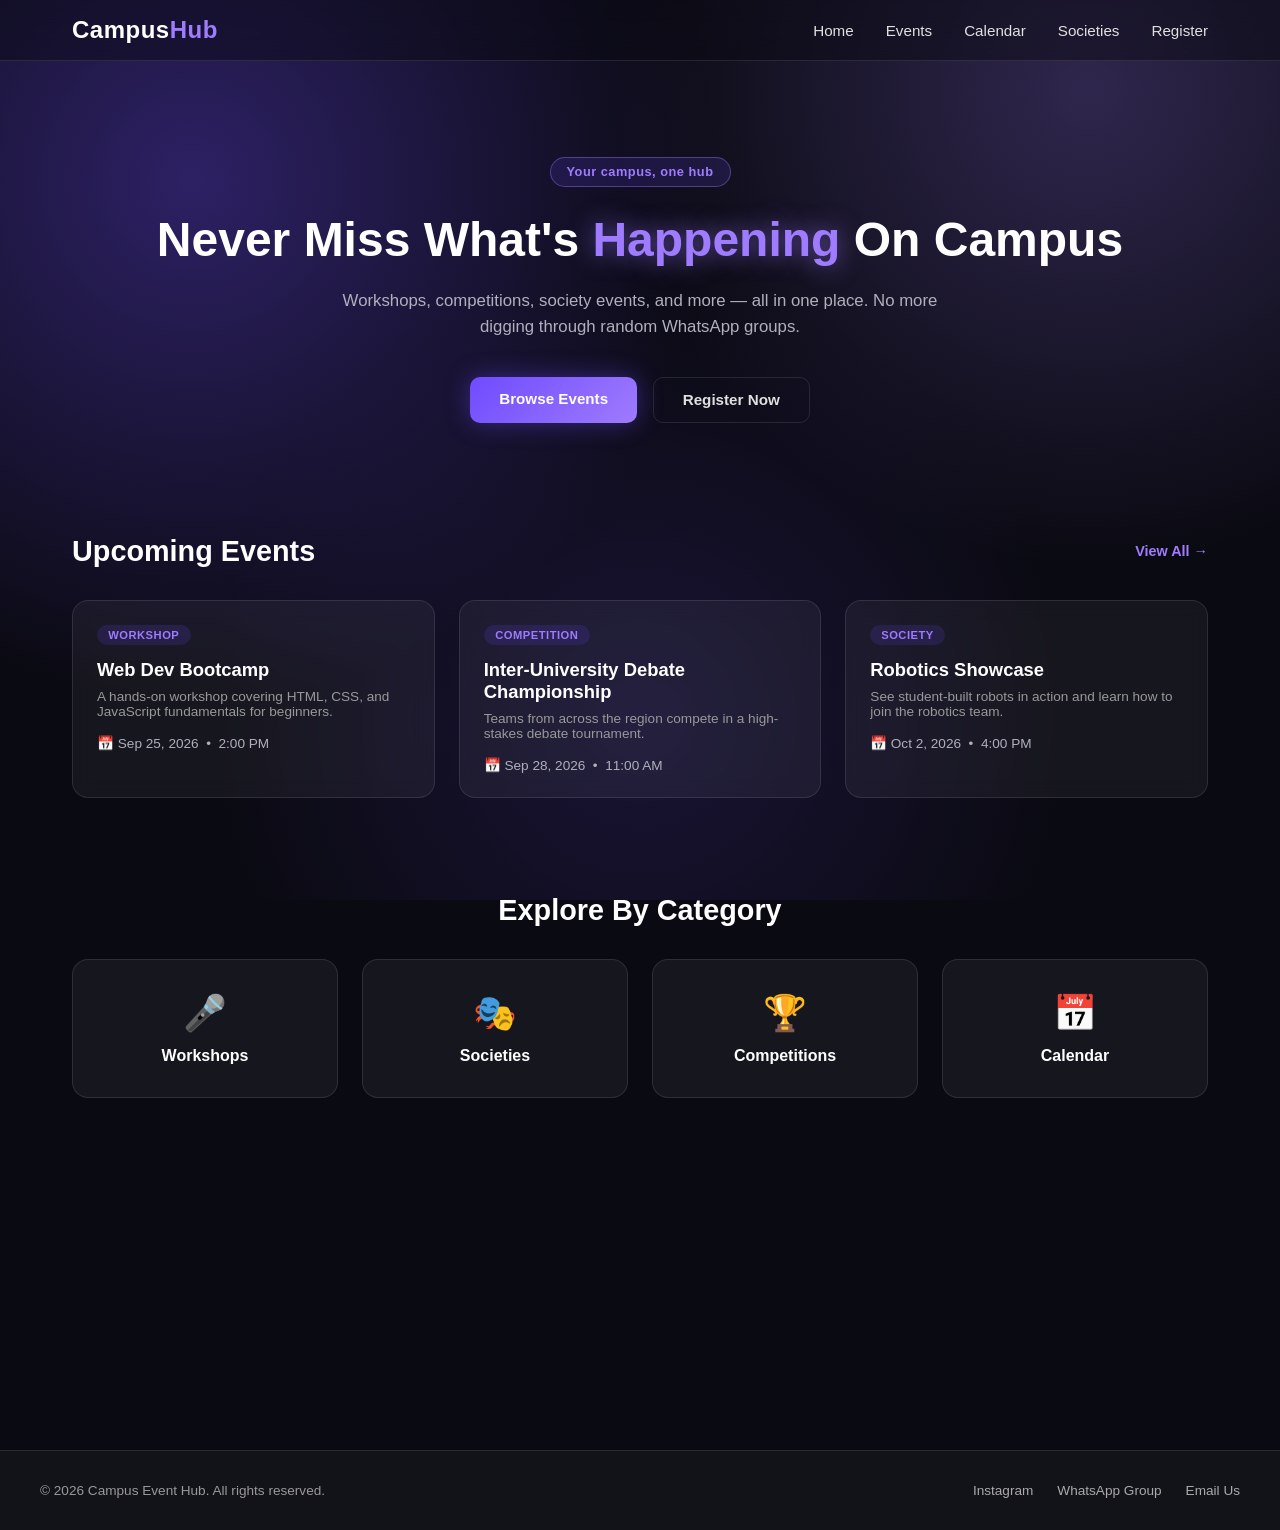
<file: index.html>
<!doctype html>
<html lang="en">
  <head>
    <meta charset="UTF-8" />
    <meta name="viewport" content="width=device-width, initial-scale=1.0" />
    <title>Campus Event Hub</title>
    <link rel="stylesheet" href="css/style.css" />
  </head>
  <body>
    <header class="navbar">
      <div class="nav-container">
        <a href="index.html" class="logo">Campus<span>Hub</span></a>

        <nav class="nav-links" id="navLinks">
          <a href="index.html">Home</a>
          <a href="events.html">Events</a>
          <a href="calendar.html">Calendar</a>
          <a href="societies.html">Societies</a>
          <a href="registration.html">Register</a>
        </nav>

        <button class="hamburger" id="hamburgerBtn" aria-label="Toggle menu">
          <span></span>
          <span></span>
          <span></span>
        </button>
      </div>
    </header>

    <main>
      <!-- Hero Section -->
      <section class="hero">
        <div class="hero-content">
          <span class="hero-tag">Your campus, one hub</span>
          <h1>Never Miss What's <span>Happening</span> On Campus</h1>
          <p>
            Workshops, competitions, society events, and more — all in one
            place. No more digging through random WhatsApp groups.
          </p>
          <div class="hero-buttons">
            <a href="events.html" class="btn-primary">Browse Events</a>
            <a href="registration.html" class="btn-secondary">Register Now</a>
          </div>
        </div>
      </section>

      <!-- Featured Events Preview -->
      <section class="featured-events">
        <div class="section-header">
          <h2>Upcoming Events</h2>
          <a href="events.html" class="view-all">View All &rarr;</a>
        </div>

        <div class="events-preview-grid" id="featuredEventsGrid">
          <!-- Cards will be injected here by JavaScript -->
        </div>
      </section>

      <!-- Categories Quick Links -->
      <section class="categories">
        <h2>Explore By Category</h2>
        <div class="category-cards">
          <a href="events.html?category=Workshop" class="category-card">
            <span class="category-icon">🎤</span>
            <h3>Workshops</h3>
          </a>
          <a href="societies.html" class="category-card">
            <span class="category-icon">🎭</span>
            <h3>Societies</h3>
          </a>
          <a href="events.html?category=Competition" class="category-card">
            <span class="category-icon">🏆</span>
            <h3>Competitions</h3>
          </a>
          <a href="calendar.html" class="category-card">
            <span class="category-icon">📅</span>
            <h3>Calendar</h3>
          </a>
        </div>
      </section>
    </main>

    <footer class="footer">
      <div class="footer-container">
        <p>&copy; 2026 Campus Event Hub. All rights reserved.</p>
        <div class="footer-links">
          <a href="#">Instagram</a>
          <a href="#">WhatsApp Group</a>
          <a href="mailto:campushub@example.com">Email Us</a>
        </div>
      </div>
    </footer>

    <script src="js/main.js"></script>
  </body>
</html>
</file>
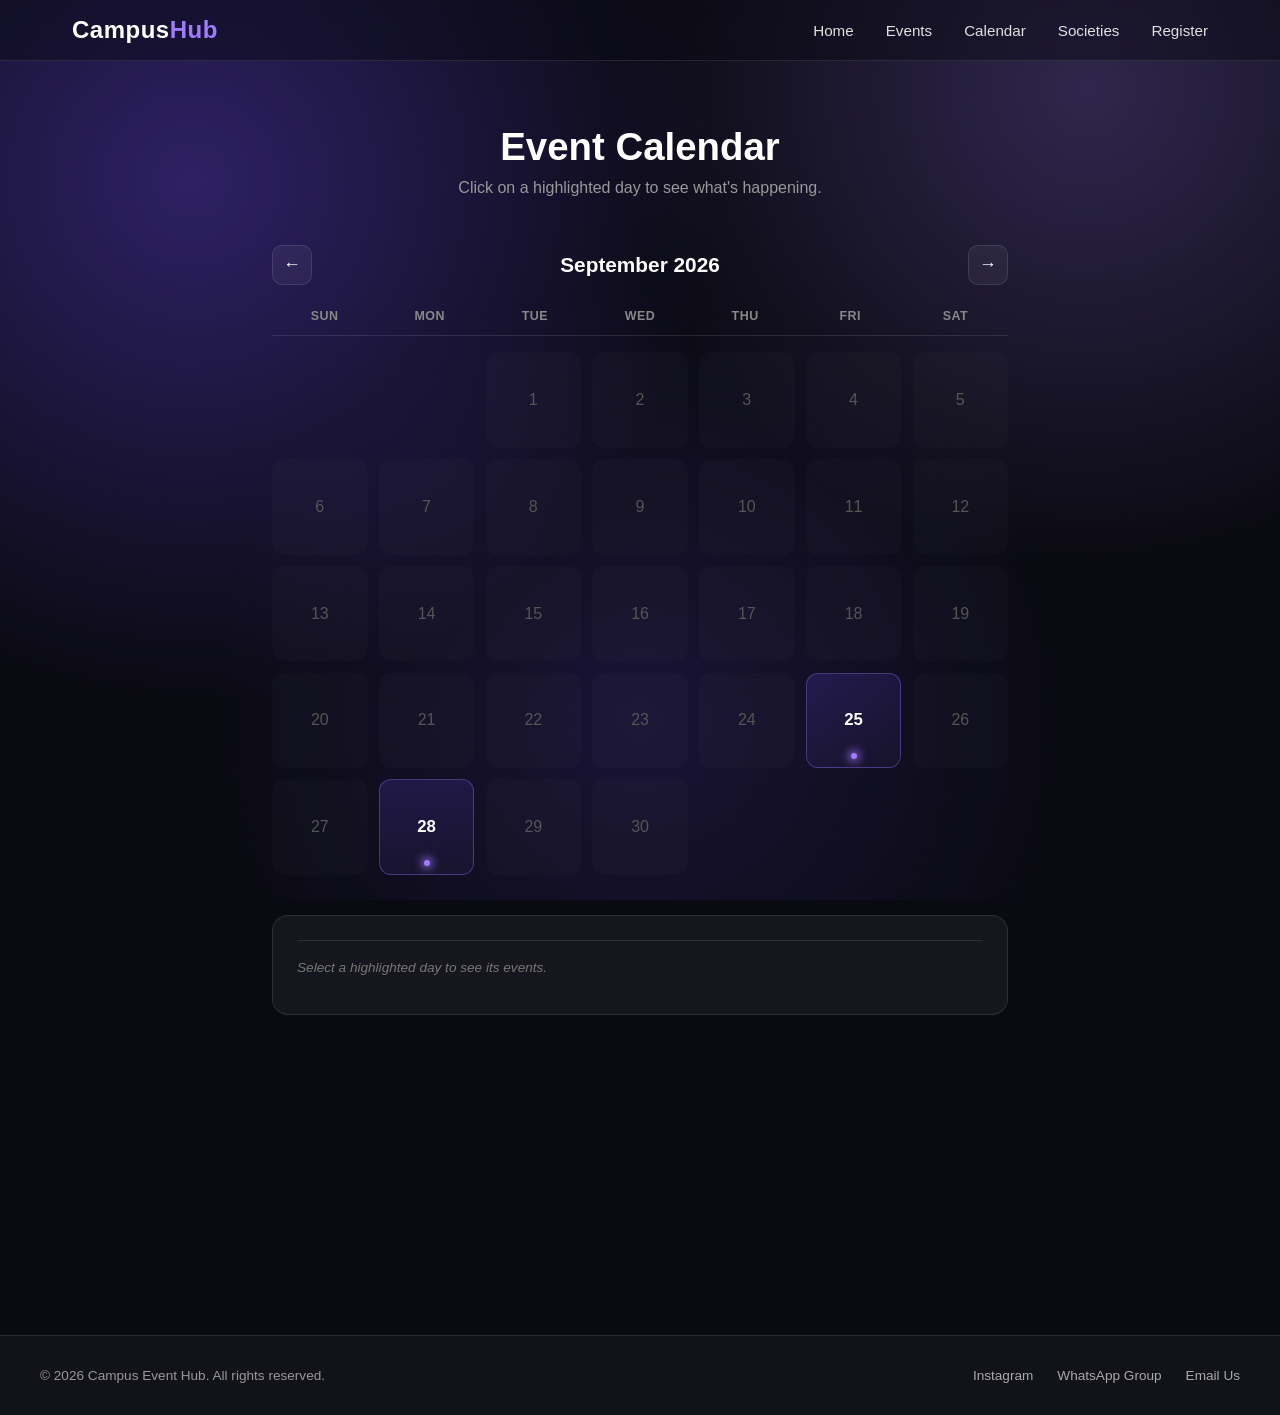
<file: calendar.html>
<!doctype html>
<html lang="en">
  <head>
    <meta charset="UTF-8" />
    <meta name="viewport" content="width=device-width, initial-scale=1.0" />
    <title>Calendar - Campus Event Hub</title>
    <link rel="stylesheet" href="css/style.css" />
  </head>
  <body>
    <header class="navbar">
      <div class="nav-container">
        <a href="index.html" class="logo">Campus<span>Hub</span></a>

        <nav class="nav-links" id="navLinks">
          <a href="index.html">Home</a>
          <a href="events.html">Events</a>
          <a href="calendar.html">Calendar</a>
          <a href="societies.html">Societies</a>
          <a href="registration.html">Register</a>
        </nav>

        <button class="hamburger" id="hamburgerBtn" aria-label="Toggle menu">
          <span></span>
          <span></span>
          <span></span>
        </button>
      </div>
    </header>

    <main>
      <section class="page-header">
        <h1>Event Calendar</h1>
        <p>Click on a highlighted day to see what's happening.</p>
      </section>

      <section class="calendar-section">
        <div class="calendar-controls">
          <button id="prevMonthBtn" class="calendar-nav-btn">&larr;</button>
          <h2 id="calendarMonthLabel"></h2>
          <button id="nextMonthBtn" class="calendar-nav-btn">&rarr;</button>
        </div>

        <div class="calendar-weekdays">
          <span>Sun</span><span>Mon</span><span>Tue</span><span>Wed</span
          ><span>Thu</span><span>Fri</span><span>Sat</span>
        </div>

        <div class="calendar-grid" id="calendarGrid">
          <!-- Day cells injected by JS -->
        </div>

        <div class="calendar-day-events" id="calendarDayEvents">
          <p class="no-events-text">
            Select a highlighted day to see its events.
          </p>
        </div>
      </section>
    </main>

    <!-- Event Details Modal -->
    <div class="modal-overlay" id="modalOverlay">
      <div class="modal">
        <button class="modal-close" id="modalClose">&times;</button>
        <span class="event-card-category" id="modalCategory"></span>
        <h2 id="modalTitle"></h2>
        <p class="modal-description" id="modalDescription"></p>
        <div class="modal-details">
          <div><strong>📅 Date:</strong> <span id="modalDate"></span></div>
          <div><strong>🕐 Time:</strong> <span id="modalTime"></span></div>
          <div><strong>📍 Venue:</strong> <span id="modalVenue"></span></div>
          <div>
            <strong>🏛️ Organized by:</strong> <span id="modalSociety"></span>
          </div>
        </div>
        <div class="modal-countdown" id="modalCountdown"></div>
        <a href="registration.html" class="btn-primary modal-register-btn"
          >Register for This Event</a
        >
      </div>
    </div>

    <footer class="footer">
      <div class="footer-container">
        <p>&copy; 2026 Campus Event Hub. All rights reserved.</p>
        <div class="footer-links">
          <a href="#">Instagram</a>
          <a href="#">WhatsApp Group</a>
          <a href="mailto:campushub@example.com">Email Us</a>
        </div>
      </div>
    </footer>

    <script src="js/main.js"></script>
  </body>
</html>
</file>
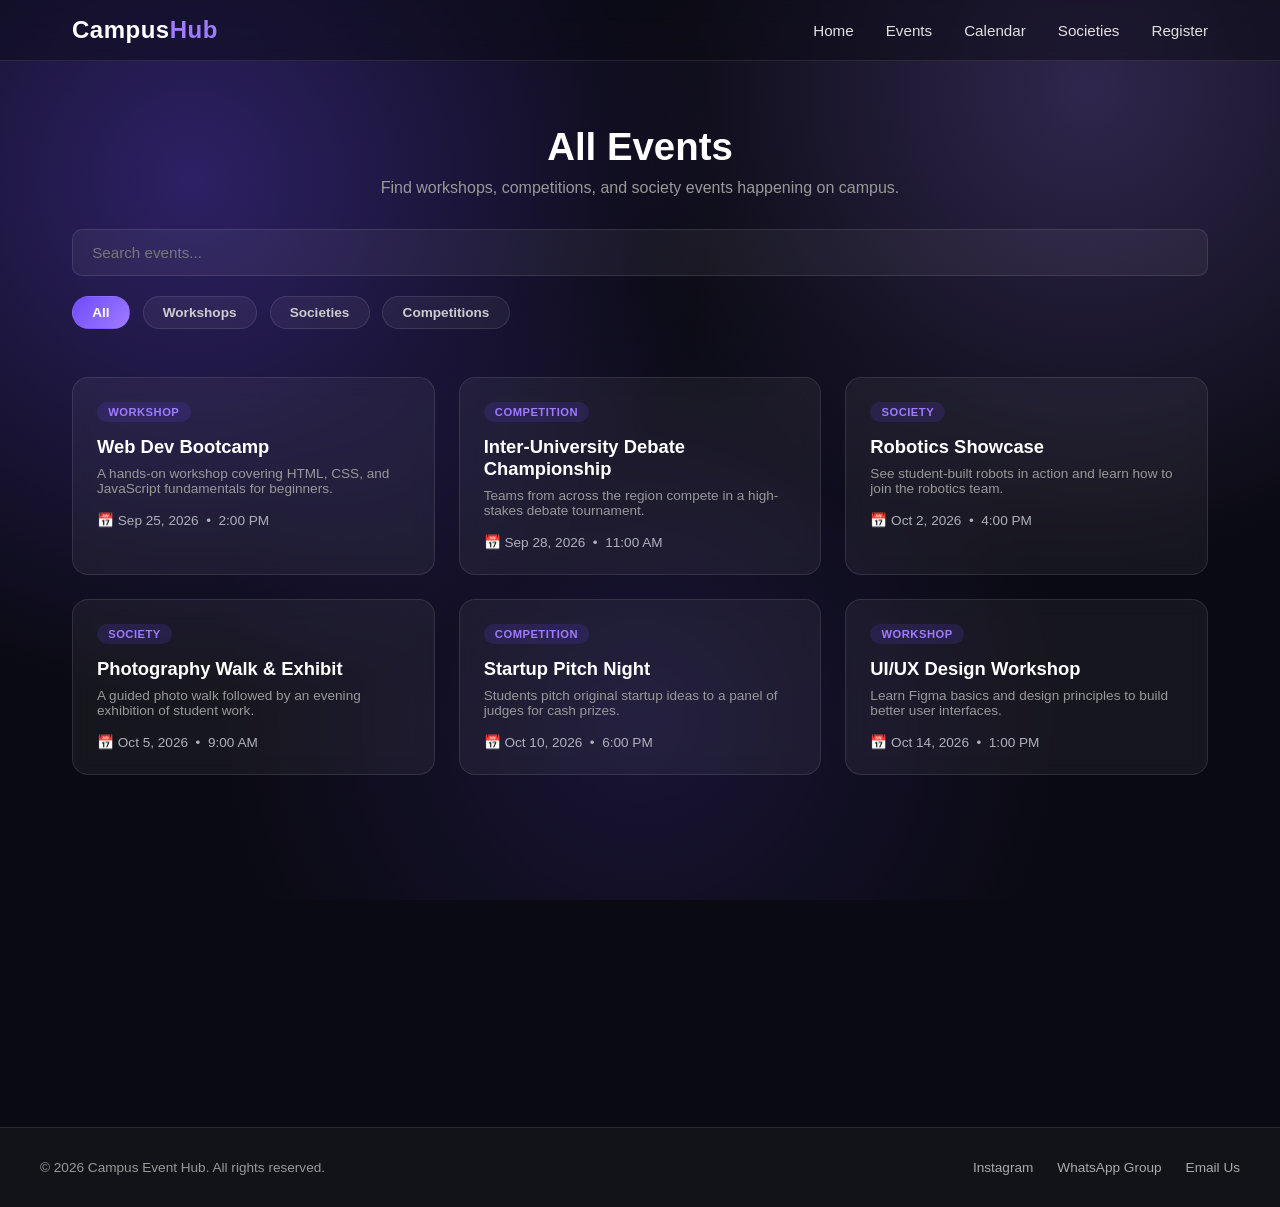
<file: events.html>
<!doctype html>
<html lang="en">
  <head>
    <meta charset="UTF-8" />
    <meta name="viewport" content="width=device-width, initial-scale=1.0" />
    <title>Events - Campus Event Hub</title>
    <link rel="stylesheet" href="css/style.css" />
  </head>
  <body>
    <header class="navbar">
      <div class="nav-container">
        <a href="index.html" class="logo">Campus<span>Hub</span></a>

        <nav class="nav-links" id="navLinks">
          <a href="index.html">Home</a>
          <a href="events.html">Events</a>
          <a href="calendar.html">Calendar</a>
          <a href="societies.html">Societies</a>
          <a href="registration.html">Register</a>
        </nav>

        <button class="hamburger" id="hamburgerBtn" aria-label="Toggle menu">
          <span></span>
          <span></span>
          <span></span>
        </button>
      </div>
    </header>

    <main>
      <section class="page-header">
        <h1>All Events</h1>
        <p>
          Find workshops, competitions, and society events happening on campus.
        </p>
      </section>

      <section class="events-controls">
        <div class="search-bar">
          <input type="text" id="searchInput" placeholder="Search events..." />
        </div>

        <div class="filter-buttons" id="filterButtons">
          <button class="filter-btn active" data-category="All">All</button>
          <button class="filter-btn" data-category="Workshop">Workshops</button>
          <button class="filter-btn" data-category="Society">Societies</button>
          <button class="filter-btn" data-category="Competition">
            Competitions
          </button>
        </div>
      </section>

      <section class="events-grid-section">
        <div class="events-grid" id="eventsGrid">
          <!-- Cards injected by JS -->
        </div>
        <p class="no-results" id="noResults" style="display: none">
          No events match your search.
        </p>
      </section>
    </main>

    <!-- Event Details Modal -->
    <div class="modal-overlay" id="modalOverlay">
      <div class="modal">
        <button class="modal-close" id="modalClose">&times;</button>
        <span class="event-card-category" id="modalCategory"></span>
        <h2 id="modalTitle"></h2>
        <p class="modal-description" id="modalDescription"></p>
        <div class="modal-details">
          <div><strong>📅 Date:</strong> <span id="modalDate"></span></div>
          <div><strong>🕐 Time:</strong> <span id="modalTime"></span></div>
          <div><strong>📍 Venue:</strong> <span id="modalVenue"></span></div>
          <div>
            <strong>🏛️ Organized by:</strong> <span id="modalSociety"></span>
          </div>
        </div>
        <div class="modal-countdown" id="modalCountdown"></div>
        <a href="registration.html" class="btn-primary modal-register-btn"
          >Register for This Event</a
        >
      </div>
    </div>

    <footer class="footer">
      <div class="footer-container">
        <p>&copy; 2026 Campus Event Hub. All rights reserved.</p>
        <div class="footer-links">
          <a href="#">Instagram</a>
          <a href="#">WhatsApp Group</a>
          <a href="mailto:campushub@example.com">Email Us</a>
        </div>
      </div>
    </footer>

    <script src="js/main.js"></script>
  </body>
</html>
</file>
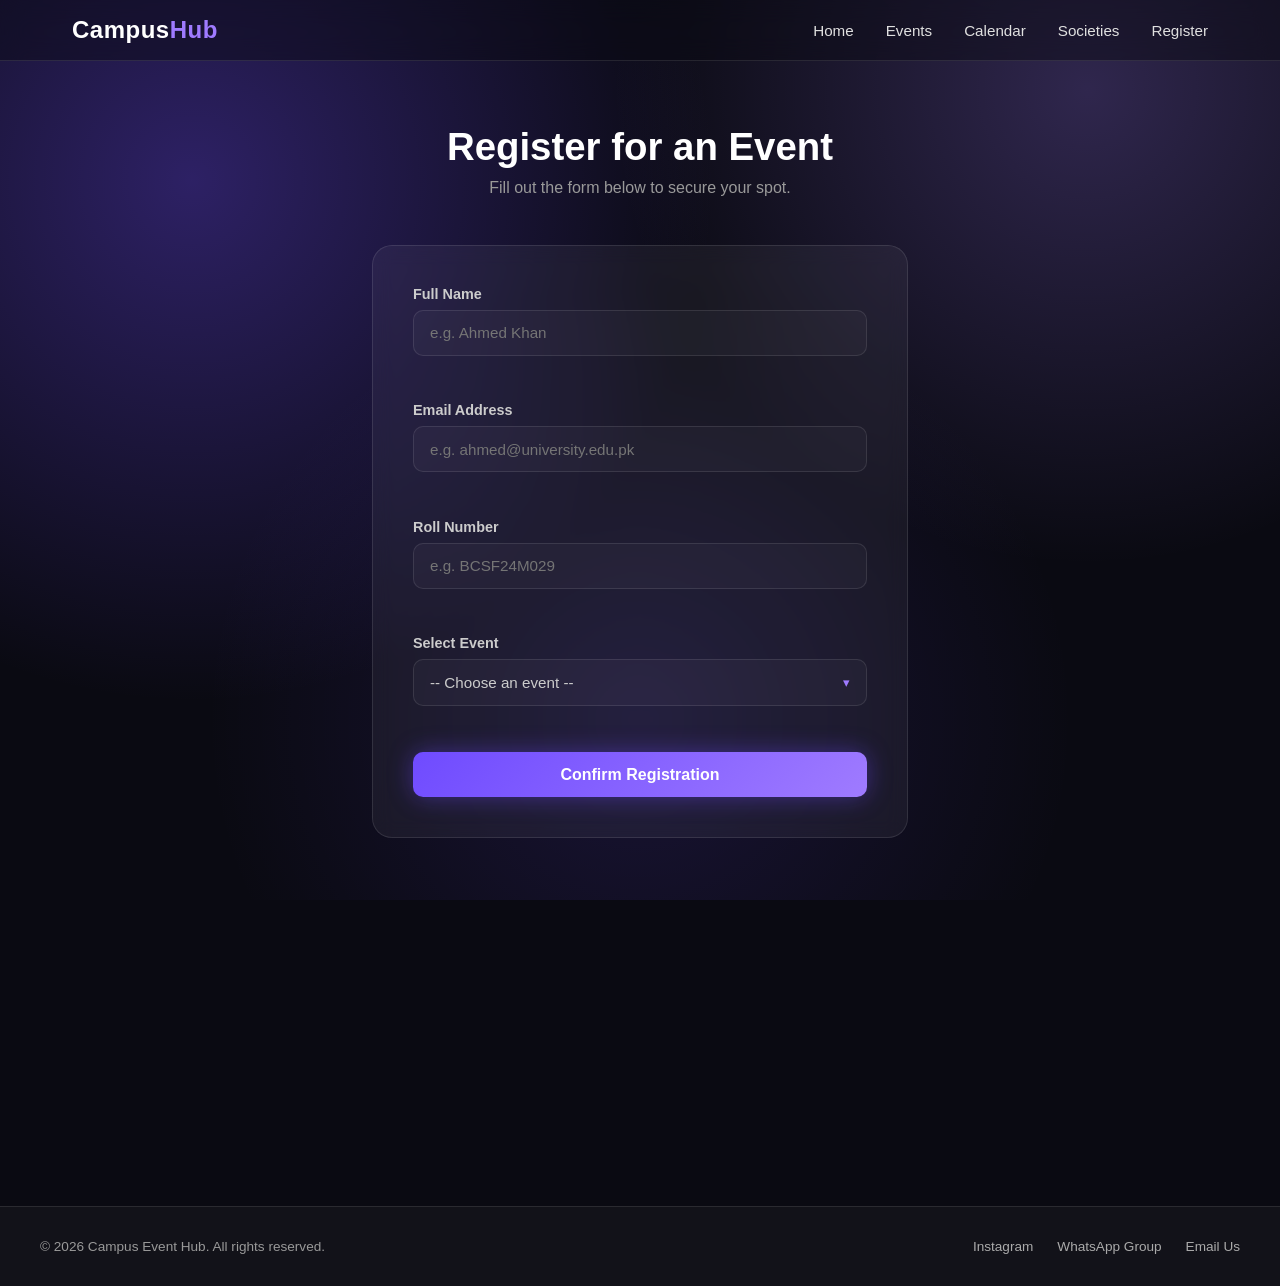
<file: registration.html>
<!doctype html>
<html lang="en">
  <head>
    <meta charset="UTF-8" />
    <meta name="viewport" content="width=device-width, initial-scale=1.0" />
    <title>Register - Campus Event Hub</title>
    <link rel="stylesheet" href="css/style.css" />
  </head>
  <body>
    <header class="navbar">
      <div class="nav-container">
        <a href="index.html" class="logo">Campus<span>Hub</span></a>

        <nav class="nav-links" id="navLinks">
          <a href="index.html">Home</a>
          <a href="events.html">Events</a>
          <a href="calendar.html">Calendar</a>
          <a href="societies.html">Societies</a>
          <a href="registration.html">Register</a>
        </nav>

        <button class="hamburger" id="hamburgerBtn" aria-label="Toggle menu">
          <span></span>
          <span></span>
          <span></span>
        </button>
      </div>
    </header>

    <main>
      <section class="page-header">
        <h1>Register for an Event</h1>
        <p>Fill out the form below to secure your spot.</p>
      </section>

      <section class="registration-section">
        <form id="registrationForm" class="registration-form" novalidate>
          <div class="form-group">
            <label for="fullName">Full Name</label>
            <input
              type="text"
              id="fullName"
              name="fullName"
              placeholder="e.g. Ahmed Khan"
            />
            <span class="error-message" id="fullNameError"></span>
          </div>

          <div class="form-group">
            <label for="email">Email Address</label>
            <input
              type="email"
              id="email"
              name="email"
              placeholder="e.g. ahmed@university.edu.pk"
            />
            <span class="error-message" id="emailError"></span>
          </div>

          <div class="form-group">
            <label for="rollNo">Roll Number</label>
            <input
              type="text"
              id="rollNo"
              name="rollNo"
              placeholder="e.g. BCSF24M029"
            />
            <span class="error-message" id="rollNoError"></span>
          </div>

          <div class="form-group">
            <label for="eventSelect">Select Event</label>

            <div class="custom-select" id="customSelect">
              <button
                type="button"
                class="custom-select-trigger"
                id="customSelectTrigger"
              >
                <span id="customSelectLabel">-- Choose an event --</span>
                <span class="custom-select-arrow">▾</span>
              </button>
              <div class="custom-select-options" id="customSelectOptions">
                <!-- Options injected by JS -->
              </div>
            </div>

            <!-- Hidden real input that holds the actual selected value for validation/logic -->
            <input type="hidden" id="eventSelect" name="eventSelect" value="" />

            <span class="error-message" id="eventSelectError"></span>
          </div>

          <div
            class="countdown-box"
            id="registrationCountdown"
            style="display: none"
          ></div>

          <button type="submit" class="btn-primary submit-btn">
            Confirm Registration
          </button>

          <div
            class="success-message"
            id="successMessage"
            style="display: none"
          >
            ✅ You're registered! A confirmation has been noted.
          </div>
        </form>
      </section>
    </main>

    <footer class="footer">
      <div class="footer-container">
        <p>&copy; 2026 Campus Event Hub. All rights reserved.</p>
        <div class="footer-links">
          <a href="#">Instagram</a>
          <a href="#">WhatsApp Group</a>
          <a href="mailto:campushub@example.com">Email Us</a>
        </div>
      </div>
    </footer>

    <script src="js/main.js"></script>
  </body>
</html>
</file>
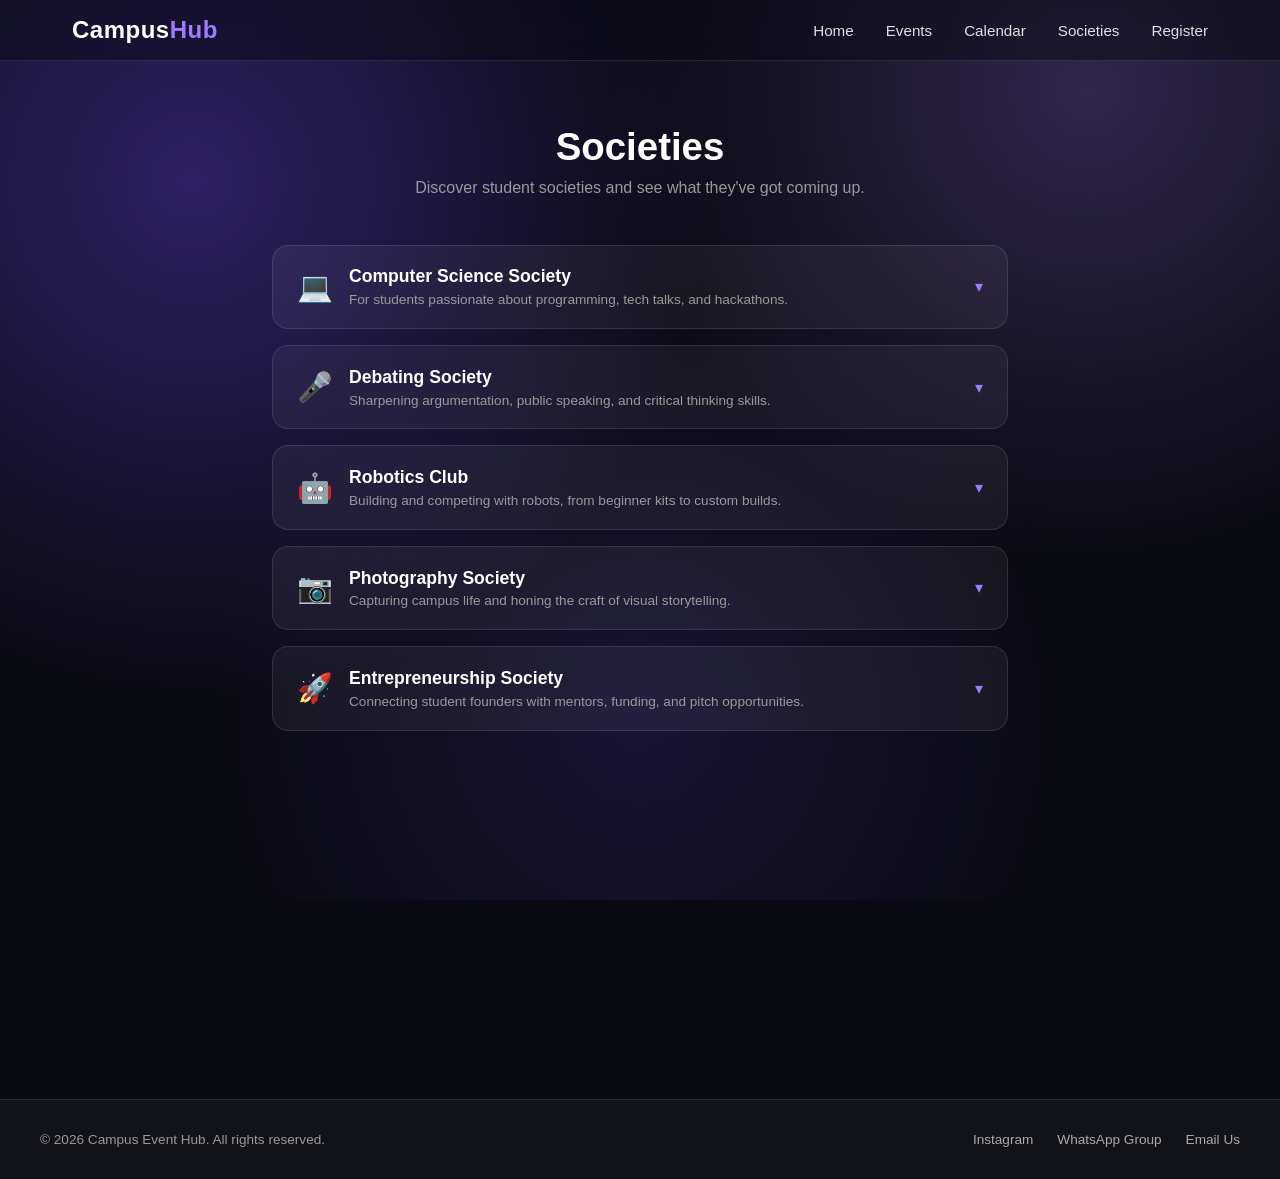
<file: societies.html>
<!doctype html>
<html lang="en">
  <head>
    <meta charset="UTF-8" />
    <meta name="viewport" content="width=device-width, initial-scale=1.0" />
    <title>Societies - Campus Event Hub</title>
    <link rel="stylesheet" href="css/style.css" />
  </head>
  <body>
    <header class="navbar">
      <div class="nav-container">
        <a href="index.html" class="logo">Campus<span>Hub</span></a>

        <nav class="nav-links" id="navLinks">
          <a href="index.html">Home</a>
          <a href="events.html">Events</a>
          <a href="calendar.html">Calendar</a>
          <a href="societies.html">Societies</a>
          <a href="registration.html">Register</a>
        </nav>

        <button class="hamburger" id="hamburgerBtn" aria-label="Toggle menu">
          <span></span>
          <span></span>
          <span></span>
        </button>
      </div>
    </header>

    <main>
      <section class="page-header">
        <h1>Societies</h1>
        <p>Discover student societies and see what they've got coming up.</p>
      </section>

      <section class="societies-section">
        <div class="societies-list" id="societiesList">
          <!-- Society accordion items injected by JS -->
        </div>
      </section>
    </main>

    <!-- Event Details Modal -->
    <div class="modal-overlay" id="modalOverlay">
      <div class="modal">
        <button class="modal-close" id="modalClose">&times;</button>
        <span class="event-card-category" id="modalCategory"></span>
        <h2 id="modalTitle"></h2>
        <p class="modal-description" id="modalDescription"></p>
        <div class="modal-details">
          <div><strong>📅 Date:</strong> <span id="modalDate"></span></div>
          <div><strong>🕐 Time:</strong> <span id="modalTime"></span></div>
          <div><strong>📍 Venue:</strong> <span id="modalVenue"></span></div>
          <div>
            <strong>🏛️ Organized by:</strong> <span id="modalSociety"></span>
          </div>
        </div>
        <div class="modal-countdown" id="modalCountdown"></div>
        <a href="registration.html" class="btn-primary modal-register-btn"
          >Register for This Event</a
        >
      </div>
    </div>

    <footer class="footer">
      <div class="footer-container">
        <p>&copy; 2026 Campus Event Hub. All rights reserved.</p>
        <div class="footer-links">
          <a href="#">Instagram</a>
          <a href="#">WhatsApp Group</a>
          <a href="mailto:campushub@example.com">Email Us</a>
        </div>
      </div>
    </footer>

    <script src="js/main.js"></script>
  </body>
</html>
</file>
<file: css/style.css>
/* ---------- Reset & Base ---------- */
* {
  margin: 0;
  padding: 0;
  box-sizing: border-box;
}

html {
  min-height: 60%;
}

body {
  font-family: "Segoe UI", "Poppins", sans-serif;
  background-color: #0a0a12;
  background-image:
    radial-gradient(
      circle at 15% 20%,
      rgba(111, 75, 255, 0.35),
      transparent 40%
    ),
    radial-gradient(
      circle at 85% 10%,
      rgba(159, 123, 255, 0.25),
      transparent 35%
    ),
    radial-gradient(
      circle at 50% 80%,
      rgba(111, 75, 255, 0.15),
      transparent 45%
    );
  background-attachment: fixed;
  color: #e0e0e0;
  min-height: 60vh;
  display: flex;
  flex-direction: column;
}

main {
  flex: 1;
}

/* ---------- Color Variables ---------- */
:root {
  --accent: #6f4bff;
  --accent-glow: #9f7bff;
  --bg-dark: #0a0a12;
  --glass-bg: rgba(255, 255, 255, 0.05);
  --glass-border: rgba(255, 255, 255, 0.1);
}

/* ---------- Navbar ---------- */
.navbar {
  position: sticky;
  top: 0;
  z-index: 100;
  background: rgba(10, 10, 18, 0.45);
  backdrop-filter: blur(12px);
  -webkit-backdrop-filter: blur(12px);
  border-bottom: 1px solid var(--glass-border);
}

.nav-container {
  max-width: 1200px;
  margin: 0 auto;
  display: flex;
  align-items: center;
  justify-content: space-between;
  padding: 1rem 2rem;
}

.logo {
  font-size: 1.5rem;
  font-weight: 700;
  color: #fff;
  text-decoration: none;
  letter-spacing: 0.5px;
}

.logo span {
  color: var(--accent-glow);
}

.nav-links {
  display: flex;
  gap: 2rem;
}

.nav-links a {
  color: #e0e0e0;
  text-decoration: none;
  font-size: 0.95rem;
  font-weight: 500;
  position: relative;
  padding: 0.25rem 0;
  transition: color 0.3s ease;
}

.nav-links a::after {
  content: "";
  position: absolute;
  bottom: -4px;
  left: 0;
  width: 0%;
  height: 2px;
  background: var(--accent-glow);
  box-shadow: 0 0 8px var(--accent-glow);
  transition: width 0.3s ease;
}

.nav-links a:hover {
  color: #fff;
}

.nav-links a:hover::after {
  width: 100%;
}

/* ---------- Hamburger (hidden on desktop) ---------- */
.hamburger {
  display: none;
  flex-direction: column;
  justify-content: space-between;
  width: 26px;
  height: 20px;
  background: transparent;
  border: none;
  cursor: pointer;
}

.hamburger span {
  display: block;
  height: 2px;
  width: 100%;
  background: #fff;
  border-radius: 2px;
  transition: all 0.3s ease;
}

.hamburger.open span:nth-child(1) {
  transform: translateY(9px) rotate(45deg);
}

.hamburger.open span:nth-child(2) {
  opacity: 0;
}

.hamburger.open span:nth-child(3) {
  transform: translateY(-9px) rotate(-45deg);
}

/* ---------- Footer ---------- */
.footer {
  background: rgba(255, 255, 255, 0.03);
  border-top: 1px solid var(--glass-border);
  margin-top: 17rem;
  padding: 2rem;
}

.footer-container {
  max-width: 1200px;
  margin: 0 auto;
  display: flex;
  align-items: center;
  justify-content: space-between;
  flex-wrap: wrap;
  gap: 1rem;
}

.footer-container p {
  font-size: 0.85rem;
  color: #999;
}

.footer-links {
  display: flex;
  gap: 1.5rem;
}

.footer-links a {
  color: #aaa;
  text-decoration: none;
  font-size: 0.85rem;
  transition: color 0.3s ease;
}

.footer-links a:hover {
  color: var(--accent-glow);
}

/* ---------- Responsive: Tablet & Mobile ---------- */
@media (max-width: 768px) {
  .nav-links {
    position: fixed;
    top: 68px;
    right: 0;
    height: calc(100vh - 68px);
    width: 220px;
    background: rgba(10, 10, 18, 0.95);
    backdrop-filter: blur(12px);
    flex-direction: column;
    align-items: flex-start;
    padding: 2rem;
    gap: 1.5rem;
    transform: translateX(100%);
    transition: transform 0.35s ease;
  }

  .nav-links.active {
    transform: translateX(0);
  }

  .hamburger {
    display: flex;
  }

  .footer-container {
    flex-direction: column;
    text-align: center;
  }
}

/* ---------- Hero Section ---------- */
.hero {
  max-width: 1200px;
  margin: 0 auto;
  padding: 6rem 2rem 4rem;
  text-align: center;
}

.hero-tag {
  display: inline-block;
  background: rgba(111, 75, 255, 0.15);
  border: 1px solid rgba(159, 123, 255, 0.4);
  color: var(--accent-glow);
  font-size: 0.8rem;
  font-weight: 600;
  padding: 0.4rem 1rem;
  border-radius: 999px;
  margin-bottom: 1.5rem;
  letter-spacing: 0.5px;
}

.hero h1 {
  font-size: 3rem;
  line-height: 1.2;
  font-weight: 800;
  color: #fff;
  margin-bottom: 1.2rem;
}

.hero h1 span {
  color: var(--accent-glow);
  text-shadow: 0 0 25px rgba(159, 123, 255, 0.6);
}

.hero p {
  max-width: 600px;
  margin: 0 auto 2.2rem;
  color: #b0b0bd;
  font-size: 1.05rem;
  line-height: 1.6;
}

.hero-buttons {
  display: flex;
  justify-content: center;
  gap: 1rem;
  flex-wrap: wrap;
}

.btn-primary {
  background: linear-gradient(135deg, var(--accent), var(--accent-glow));
  color: #fff;
  text-decoration: none;
  padding: 0.85rem 1.8rem;
  border-radius: 10px;
  font-weight: 600;
  font-size: 0.95rem;
  box-shadow: 0 0 25px rgba(111, 75, 255, 0.4);
  transition:
    transform 0.25s ease,
    box-shadow 0.25s ease;
}

.btn-primary:hover {
  transform: translateY(-3px);
  box-shadow: 0 0 35px rgba(111, 75, 255, 0.65);
}

.btn-secondary {
  background: transparent;
  color: #e0e0e0;
  text-decoration: none;
  padding: 0.85rem 1.8rem;
  border-radius: 10px;
  font-weight: 600;
  font-size: 0.95rem;
  border: 1px solid var(--glass-border);
  transition: all 0.25s ease;
}

.btn-secondary:hover {
  border-color: var(--accent-glow);
  color: #fff;
  transform: translateY(-3px);
}

/* ---------- Featured Events ---------- */
.featured-events {
  max-width: 1200px;
  margin: 0 auto;
  padding: 3rem 2rem;
}

.section-header {
  display: flex;
  align-items: center;
  justify-content: space-between;
  margin-bottom: 2rem;
}

.section-header h2 {
  font-size: 1.8rem;
  color: #fff;
}

.view-all {
  color: var(--accent-glow);
  text-decoration: none;
  font-weight: 600;
  font-size: 0.9rem;
  transition: opacity 0.3s ease;
}

.view-all:hover {
  opacity: 0.7;
}

.events-preview-grid {
  display: grid;
  grid-template-columns: repeat(auto-fit, minmax(280px, 1fr));
  gap: 1.5rem;
}

.event-card {
  background: var(--glass-bg);
  border: 1px solid var(--glass-border);
  border-radius: 16px;
  padding: 1.5rem;
  backdrop-filter: blur(10px);
  transition:
    transform 0.3s ease,
    border-color 0.3s ease;
  cursor: pointer;
}

.event-card:hover {
  transform: translateY(-6px);
  border-color: var(--accent-glow);
}

.event-card-category {
  display: inline-block;
  font-size: 0.7rem;
  font-weight: 700;
  letter-spacing: 0.5px;
  text-transform: uppercase;
  color: var(--accent-glow);
  background: rgba(111, 75, 255, 0.15);
  padding: 0.25rem 0.7rem;
  border-radius: 999px;
  margin-bottom: 0.9rem;
}

.event-card h3 {
  color: #fff;
  font-size: 1.15rem;
  margin-bottom: 0.5rem;
}

.event-card p {
  color: #999;
  font-size: 0.85rem;
  margin-bottom: 1rem;
}

.event-card-date {
  display: flex;
  align-items: center;
  gap: 0.4rem;
  color: #b0b0bd;
  font-size: 0.85rem;
  font-weight: 500;
}

/* ---------- Categories ---------- */
.categories {
  max-width: 1200px;
  margin: 0 auto;
  padding: 3rem 2rem 5rem;
}

.categories h2 {
  font-size: 1.8rem;
  color: #fff;
  margin-bottom: 2rem;
  text-align: center;
}

.category-cards {
  display: grid;
  grid-template-columns: repeat(auto-fit, minmax(200px, 1fr));
  gap: 1.5rem;
}

.category-card {
  background: var(--glass-bg);
  border: 1px solid var(--glass-border);
  border-radius: 16px;
  padding: 2rem 1rem;
  text-align: center;
  text-decoration: none;
  transition:
    transform 0.3s ease,
    border-color 0.3s ease;
}

.category-card:hover {
  transform: translateY(-6px) scale(1.03);
  border-color: var(--accent-glow);
}

.category-icon {
  font-size: 2.2rem;
  display: block;
  margin-bottom: 0.8rem;
}

.category-card h3 {
  color: #fff;
  font-size: 1rem;
}

/* ---------- Responsive: Hero on smaller screens ---------- */
@media (max-width: 768px) {
  .hero h1 {
    font-size: 2.1rem;
  }

  .hero p {
    font-size: 0.95rem;
  }

  .section-header {
    flex-direction: column;
    align-items: flex-start;
    gap: 0.5rem;
  }
}

/* ---------- Page Header ---------- */
.page-header {
  max-width: 1200px;
  margin: 0 auto;
  padding: 4rem 2rem 2rem;
  text-align: center;
}

.page-header h1 {
  font-size: 2.4rem;
  color: #fff;
  margin-bottom: 0.6rem;
}

.page-header p {
  color: #999;
  font-size: 1rem;
}

/* ---------- Events Controls ---------- */
.events-controls {
  max-width: 1200px;
  margin: 0 auto;
  padding: 0 2rem 2rem;
  display: flex;
  flex-direction: column;
  gap: 1.2rem;
}

.search-bar input {
  width: 100%;
  padding: 0.9rem 1.2rem;
  border-radius: 10px;
  border: 1px solid var(--glass-border);
  background: var(--glass-bg);
  color: #fff;
  font-size: 0.95rem;
  outline: none;
  transition: border-color 0.3s ease;
}

.search-bar input:focus {
  border-color: var(--accent-glow);
}

.search-bar input::placeholder {
  color: #777;
}

.filter-buttons {
  display: flex;
  flex-wrap: wrap;
  gap: 0.8rem;
}

.filter-btn {
  background: var(--glass-bg);
  border: 1px solid var(--glass-border);
  color: #ccc;
  padding: 0.5rem 1.2rem;
  border-radius: 999px;
  font-size: 0.85rem;
  font-weight: 600;
  cursor: pointer;
  transition: all 0.25s ease;
}

.filter-btn:hover {
  border-color: var(--accent-glow);
  color: #fff;
}

.filter-btn.active {
  background: linear-gradient(135deg, var(--accent), var(--accent-glow));
  color: #fff;
  border-color: transparent;
}

/* ---------- Events Grid ---------- */
.events-grid-section {
  max-width: 1200px;
  margin: 0 auto;
  padding: 1rem 2rem 5rem;
  min-height: 200px;
}

.events-grid {
  display: grid;
  grid-template-columns: repeat(auto-fit, minmax(280px, 1fr));
  gap: 1.5rem;
}

.no-results {
  text-align: center;
  color: #777;
  padding: 5rem 0;
  font-size: 1rem;
}

/* ---------- Modal ---------- */
.modal-overlay {
  position: fixed;
  inset: 0;
  background: rgba(0, 0, 0, 0.7);
  backdrop-filter: blur(6px);
  display: none;
  align-items: center;
  justify-content: center;
  opacity: 0;
  z-index: 1000;
  padding: 1rem;
}

.modal-overlay.active {
  display: flex;
  opacity: 1;
  animation: fadeInModal 0.3s ease forwards;
}

@keyframes fadeInModal {
  from {
    opacity: 0;
  }
  to {
    opacity: 1;
  }
}

.modal {
  background: #14141f;
  border: 1px solid var(--glass-border);
  border-radius: 20px;
  max-width: 480px;
  width: 100%;
  padding: 2.5rem;
  position: relative;
  transform: translateY(20px) scale(0.97);
  transition: transform 0.3s ease;
  box-shadow: 0 20px 60px rgba(0, 0, 0, 0.5);
}

.modal-overlay.active .modal {
  transform: translateY(0) scale(1);
}

.modal-close {
  position: absolute;
  top: 1.2rem;
  right: 1.2rem;
  background: transparent;
  border: none;
  color: #999;
  font-size: 1.6rem;
  cursor: pointer;
  line-height: 1;
  transition: color 0.3s ease;
}

.modal-close:hover {
  color: #fff;
}

.modal h2 {
  color: #fff;
  font-size: 1.5rem;
  margin: 0.8rem 0 0.8rem;
}

.modal-description {
  color: #aaa;
  font-size: 0.9rem;
  line-height: 1.6;
  margin-bottom: 1.5rem;
}

.modal-details {
  display: flex;
  flex-direction: column;
  gap: 0.6rem;
  font-size: 0.88rem;
  color: #ccc;
  margin-bottom: 1.5rem;
}

.modal-details strong {
  color: #fff;
}

.modal-countdown {
  background: rgba(111, 75, 255, 0.12);
  border: 1px solid rgba(159, 123, 255, 0.3);
  border-radius: 10px;
  padding: 0.8rem;
  text-align: center;
  color: var(--accent-glow);
  font-weight: 700;
  font-size: 0.95rem;
  margin-bottom: 1.5rem;
  letter-spacing: 0.3px;
}

.modal-register-btn {
  display: block;
  text-align: center;
  width: 100%;
}

/* ---------- Registration Form ---------- */
.registration-section {
  max-width: 600px;
  margin: 0 auto;
  padding: 1rem 2rem 6rem;
}

.registration-form {
  background: var(--glass-bg);
  border: 1px solid var(--glass-border);
  border-radius: 20px;
  padding: 2.5rem;
  backdrop-filter: blur(10px);
}

.form-group {
  margin-bottom: 1.5rem;
  display: flex;
  flex-direction: column;
}

.form-group label {
  color: #ccc;
  font-size: 0.9rem;
  font-weight: 600;
  margin-bottom: 0.5rem;
}

.form-group input,
.form-group select {
  padding: 0.85rem 1rem;
  border-radius: 10px;
  border: 1px solid var(--glass-border);
  background: rgba(255, 255, 255, 0.03);
  color: #fff;
  font-size: 0.95rem;
  outline: none;
  transition: border-color 0.3s ease;
  font-family: inherit;
}

.form-group input:focus,
.form-group select:focus {
  border-color: var(--accent-glow);
}

.form-group select option {
  background: #14141f;
  color: #fff;
}

.form-group input.invalid,
.form-group select.invalid {
  border-color: #ff5c5c;
}

.error-message {
  color: #ff8080;
  font-size: 0.8rem;
  margin-top: 0.4rem;
  min-height: 1rem;
}

.countdown-box {
  background: rgba(111, 75, 255, 0.12);
  border: 1px solid rgba(159, 123, 255, 0.3);
  border-radius: 10px;
  padding: 0.9rem;
  text-align: center;
  color: var(--accent-glow);
  font-weight: 700;
  font-size: 0.95rem;
  margin-bottom: 1.5rem;
}

.submit-btn {
  width: 100%;
  border: none;
  cursor: pointer;
  font-size: 1rem;
}

.success-message {
  margin-top: 1.2rem;
  text-align: center;
  color: #6dffb0;
  background: rgba(109, 255, 176, 0.1);
  border: 1px solid rgba(109, 255, 176, 0.3);
  border-radius: 10px;
  padding: 0.9rem;
  font-weight: 600;
  font-size: 0.9rem;
}

/* ---------- Custom Dropdown ---------- */
.custom-select {
  position: relative;
}

.custom-select-trigger {
  width: 100%;
  display: flex;
  align-items: center;
  justify-content: space-between;
  padding: 0.85rem 1rem;
  border-radius: 10px;
  border: 1px solid var(--glass-border);
  background: rgba(255, 255, 255, 0.03);
  color: #fff;
  font-size: 0.95rem;
  font-family: inherit;
  cursor: pointer;
  transition: border-color 0.3s ease;
  text-align: left;
}

.custom-select-trigger:hover,
.custom-select.open .custom-select-trigger {
  border-color: var(--accent-glow);
}

#customSelectLabel {
  color: #ccc;
}

.custom-select-trigger.has-value #customSelectLabel {
  color: #fff;
}

.custom-select-arrow {
  color: var(--accent-glow);
  transition: transform 0.3s ease;
  font-size: 0.8rem;
}

.custom-select.open .custom-select-arrow {
  transform: rotate(180deg);
}

.custom-select-options {
  position: absolute;
  top: calc(100% + 8px);
  left: 0;
  right: 0;
  background: #14141f;
  border: 1px solid var(--glass-border);
  border-radius: 12px;
  overflow: hidden;
  max-height: 0;
  opacity: 0;
  visibility: hidden;
  transform: translateY(-8px);
  transition:
    max-height 0.3s ease,
    opacity 0.25s ease,
    transform 0.25s ease;
  z-index: 50;
  box-shadow: 0 15px 40px rgba(0, 0, 0, 0.5);
}

.custom-select.open .custom-select-options {
  max-height: 260px;
  opacity: 1;
  visibility: visible;
  transform: translateY(0);
  overflow-y: auto;
}

.custom-option {
  padding: 0.8rem 1rem;
  font-size: 0.9rem;
  color: #ccc;
  cursor: pointer;
  transition:
    background 0.2s ease,
    color 0.2s ease;
  border-bottom: 1px solid rgba(255, 255, 255, 0.05);
}

.custom-option:last-child {
  border-bottom: none;
}

.custom-option:hover {
  background: rgba(111, 75, 255, 0.15);
  color: #fff;
}

.custom-option.selected {
  background: rgba(111, 75, 255, 0.25);
  color: #fff;
  font-weight: 600;
}

/* Scrollbar styling for the options list, since it can get tall */
.custom-select-options::-webkit-scrollbar {
  width: 6px;
}

.custom-select-options::-webkit-scrollbar-thumb {
  background: var(--accent);
  border-radius: 10px;
}

/* ---------- Societies Accordion ---------- */
.societies-section {
  max-width: 800px;
  margin: 0 auto;
  padding: 1rem 2rem 6rem;
}

.societies-list {
  display: flex;
  flex-direction: column;
  gap: 1rem;
}

.society-item {
  background: var(--glass-bg);
  border: 1px solid var(--glass-border);
  border-radius: 16px;
  overflow: hidden;
  transition: border-color 0.3s ease;
}

.society-item.open {
  border-color: var(--accent-glow);
}

.society-header {
  display: flex;
  align-items: center;
  gap: 1rem;
  padding: 1.3rem 1.5rem;
  cursor: pointer;
}

.society-icon {
  font-size: 1.8rem;
  flex-shrink: 0;
}

.society-info {
  flex-grow: 1;
}

.society-info h3 {
  color: #fff;
  font-size: 1.1rem;
  margin-bottom: 0.3rem;
}

.society-info p {
  color: #999;
  font-size: 0.85rem;
}

.society-arrow {
  color: var(--accent-glow);
  font-size: 1rem;
  transition: transform 0.3s ease;
  flex-shrink: 0;
}

.society-item.open .society-arrow {
  transform: rotate(180deg);
}

.society-events {
  max-height: 0;
  overflow: hidden;
  transition: max-height 0.35s ease;
}

.society-item.open .society-events {
  max-height: 600px;
}

.society-events-inner {
  padding: 0 1.5rem 1.5rem;
  display: flex;
  flex-direction: column;
  gap: 0.8rem;
  border-top: 1px solid var(--glass-border);
  padding-top: 1.2rem;
}

.society-event-row {
  display: flex;
  justify-content: space-between;
  align-items: center;
  background: rgba(255, 255, 255, 0.03);
  border-radius: 10px;
  padding: 0.8rem 1rem;
  cursor: pointer;
  transition: background 0.25s ease;
}

.society-event-row:hover {
  background: rgba(111, 75, 255, 0.12);
}

.society-event-row h4 {
  color: #fff;
  font-size: 0.9rem;
  margin-bottom: 0.2rem;
}

.society-event-row span {
  color: #999;
  font-size: 0.78rem;
}

.no-events-text {
  color: #777;
  font-size: 0.85rem;
  font-style: italic;
  padding-top: 1.2rem;
  border-top: 1px solid var(--glass-border);
}

/* ---------- Calendar ---------- */
.calendar-section {
  max-width: 800px;
  margin: 0 auto;
  padding: 1rem 2rem 3rem;
}

.calendar-controls {
  display: flex;
  align-items: center;
  justify-content: space-between;
  margin-bottom: 1.5rem;
}

.calendar-controls h2 {
  color: #fff;
  font-size: 1.3rem;
}

.calendar-nav-btn {
  background: var(--glass-bg);
  border: 1px solid var(--glass-border);
  color: #fff;
  width: 40px;
  height: 40px;
  border-radius: 10px;
  font-size: 1.1rem;
  cursor: pointer;
  transition: all 0.25s ease;
}

.calendar-nav-btn:hover {
  border-color: var(--accent-glow);
  background: rgba(111, 75, 255, 0.15);
}

.calendar-weekdays {
  display: grid;
  grid-template-columns: repeat(7, 1fr);
  text-align: center;
  color: #888;
  font-size: 0.78rem;
  font-weight: 700;
  letter-spacing: 0.5px;
  text-transform: uppercase;
  margin-bottom: 1rem;
  padding-bottom: 0.8rem;
  border-bottom: 1px solid var(--glass-border);
}

.calendar-grid {
  display: grid;
  grid-template-columns: repeat(7, 1fr);
  gap: 0.7rem;
  margin-bottom: 2.5rem;
}

.calendar-day {
  aspect-ratio: 1;
  display: flex;
  align-items: center;
  justify-content: center;
  border-radius: 12px;
  font-size: 1rem;
  color: #555;
  position: relative;
  background: rgba(255, 255, 255, 0.015);
}

.calendar-day.empty {
  visibility: hidden;
}

.calendar-day.has-event {
  background: linear-gradient(
    160deg,
    rgba(111, 75, 255, 0.18),
    rgba(159, 123, 255, 0.05)
  );
  border: 1px solid rgba(159, 123, 255, 0.35);
  color: #fff;
  cursor: pointer;
  font-weight: 700;
  font-size: 1.05rem;
  transition: all 0.25s ease;
}

.calendar-day.has-event::after {
  content: "";
  position: absolute;
  bottom: 8px;
  width: 6px;
  height: 6px;
  border-radius: 50%;
  background: var(--accent-glow);
  box-shadow: 0 0 10px 2px var(--accent-glow);
  animation: pulseDot 2s ease-in-out infinite;
}

@keyframes pulseDot {
  0%,
  100% {
    opacity: 1;
    transform: scale(1);
  }
  50% {
    opacity: 0.5;
    transform: scale(1.3);
  }
}

.calendar-day.has-event:hover {
  border-color: var(--accent-glow);
  transform: translateY(-4px) scale(1.05);
  box-shadow: 0 8px 20px rgba(111, 75, 255, 0.35);
}

.calendar-day.selected {
  background: linear-gradient(135deg, var(--accent), var(--accent-glow));
  border-color: transparent;
  box-shadow: 0 0 25px rgba(111, 75, 255, 0.5);
  transform: scale(1.05);
}

.calendar-day.selected::after {
  background: #fff;
  box-shadow: 0 0 10px 2px #fff;
}

.calendar-day.today {
  border-color: var(--accent-glow);
  color: var(--accent-glow);
  font-weight: 700;
}

.calendar-day.today::before {
  content: "";
  position: absolute;
  inset: 0;
  border-radius: 12px;
  border: 1px dashed var(--accent-glow);
  opacity: 0.5;
}

/* ---------- Calendar Day Events List ---------- */
.calendar-day-events {
  background: var(--glass-bg);
  border: 1px solid var(--glass-border);
  border-radius: 16px;
  padding: 1.5rem;
  display: flex;
  flex-direction: column;
  gap: 0.8rem;
  min-height: 100px;
}

.calendar-day-events h3 {
  color: #fff;
  font-size: 1rem;
  margin-bottom: 0.5rem;
}
</file>
